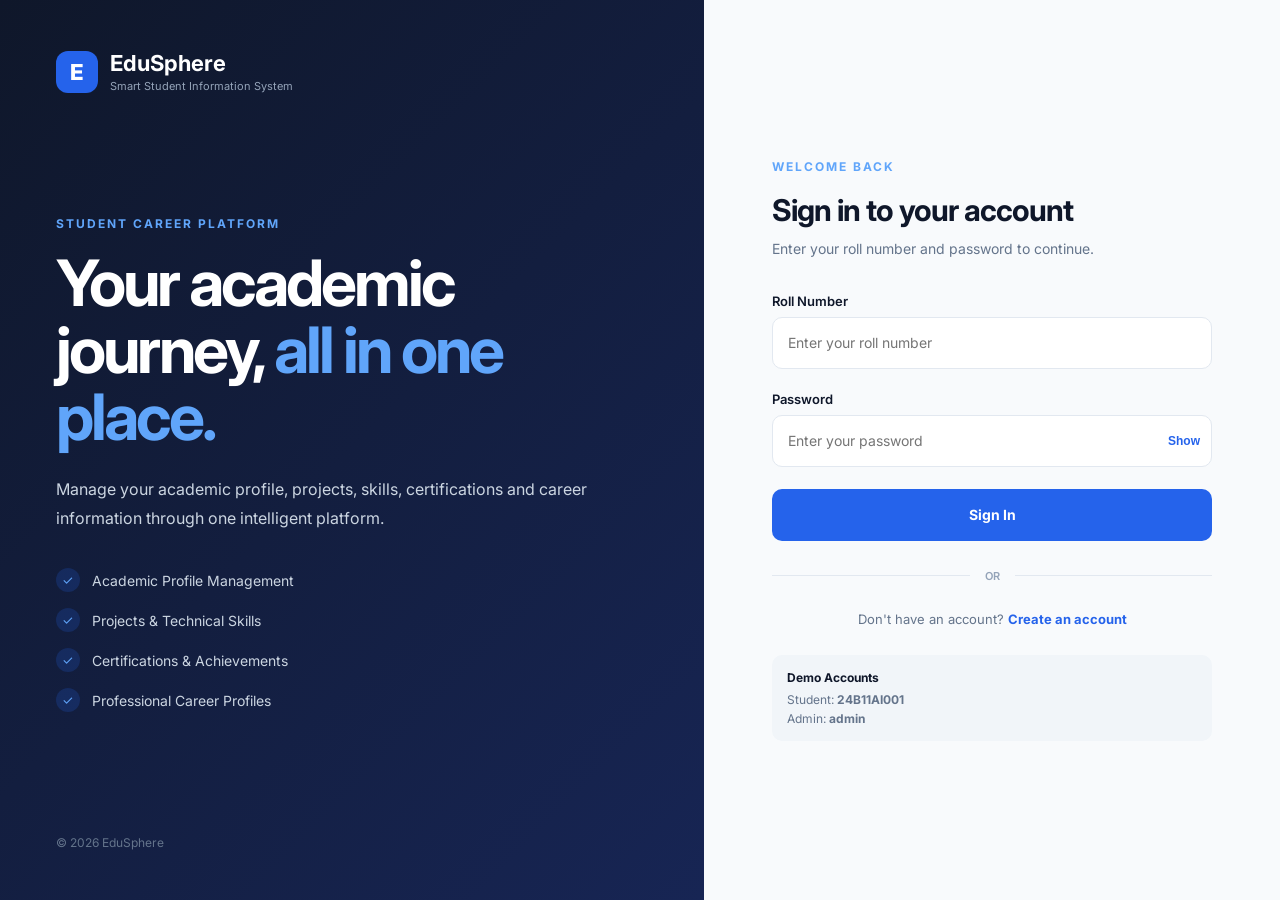
<file: src/main/resources/static/login.html>
<!DOCTYPE html>
<html lang="en">

<head>
    <meta charset="UTF-8">
    <meta name="viewport" content="width=device-width, initial-scale=1.0">

    <title>EduSphere | Login</title>

    <link rel="stylesheet" href="auth.css">

    <link rel="preconnect" href="https://fonts.googleapis.com">
    <link rel="preconnect" href="https://fonts.gstatic.com" crossorigin>

    <link
        href="https://fonts.googleapis.com/css2?family=Inter:wght@400;500;600;700;800&display=swap"
        rel="stylesheet">
</head>

<body>

<div class="auth-page">

    <div class="auth-left">

        <div class="brand">
            <div class="brand-icon">E</div>

            <div>
                <h2>EduSphere</h2>
                <span>Smart Student Information System</span>
            </div>
        </div>

        <div class="hero-content">

            <p class="eyebrow">
                STUDENT CAREER PLATFORM
            </p>

            <h1>
                Your academic journey,
                <span>all in one place.</span>
            </h1>

            <p>
                Manage your academic profile, projects, skills,
                certifications and career information through
                one intelligent platform.
            </p>

            <div class="feature-list">

                <div class="feature">
                    <span>✓</span>
                    <p>Academic Profile Management</p>
                </div>

                <div class="feature">
                    <span>✓</span>
                    <p>Projects & Technical Skills</p>
                </div>

                <div class="feature">
                    <span>✓</span>
                    <p>Certifications & Achievements</p>
                </div>

                <div class="feature">
                    <span>✓</span>
                    <p>Professional Career Profiles</p>
                </div>

            </div>

        </div>

        <div class="left-footer">
            © 2026 EduSphere
        </div>

    </div>


    <div class="auth-right">

        <div class="auth-card">

            <div class="mobile-brand">
                <div class="brand-icon">E</div>
                <h2>EduSphere</h2>
            </div>

            <div class="auth-heading">

                <p class="auth-label">
                    WELCOME BACK
                </p>

                <h1>Sign in to your account</h1>

                <p>
                    Enter your roll number and password
                    to continue.
                </p>

            </div>


            <form id="loginForm">

                <div class="form-group">

                    <label for="rollNumber">
                        Roll Number
                    </label>

                    <input
                        type="text"
                        id="rollNumber"
                        name="rollNumber"
                        placeholder="Enter your roll number"
                        required
                        autocomplete="username"
                    >

                </div>


                <div class="form-group">

                    <div class="label-row">

                        <label for="password">
                            Password
                        </label>

                    </div>

                    <div class="password-wrapper">

                        <input
                            type="password"
                            id="password"
                            name="password"
                            placeholder="Enter your password"
                            required
                            autocomplete="current-password"
                        >

                        <button
                            type="button"
                            id="togglePassword"
                            class="toggle-password">

                            Show

                        </button>

                    </div>

                </div>


                <div
                    id="errorMessage"
                    class="message error-message">
                </div>


                <button
                    type="submit"
                    id="loginButton"
                    class="auth-button">

                    <span id="buttonText">
                        Sign In
                    </span>

                    <span
                        id="buttonLoader"
                        class="loader">
                    </span>

                </button>

            </form>


            <div class="divider">
                <span>OR</span>
            </div>


            <p class="signup-text">

                Don't have an account?

                <a href="/signup.html">
                    Create an account
                </a>

            </p>


            <div class="demo-info">

                <strong>Demo Accounts</strong>

                <p>
                    Student: <b>24B11AI001</b>
                </p>

                <p>
                    Admin: <b>admin</b>
                </p>

            </div>

        </div>

    </div>

</div>


<script src="login.js"></script>

</body>
</html>
</file>
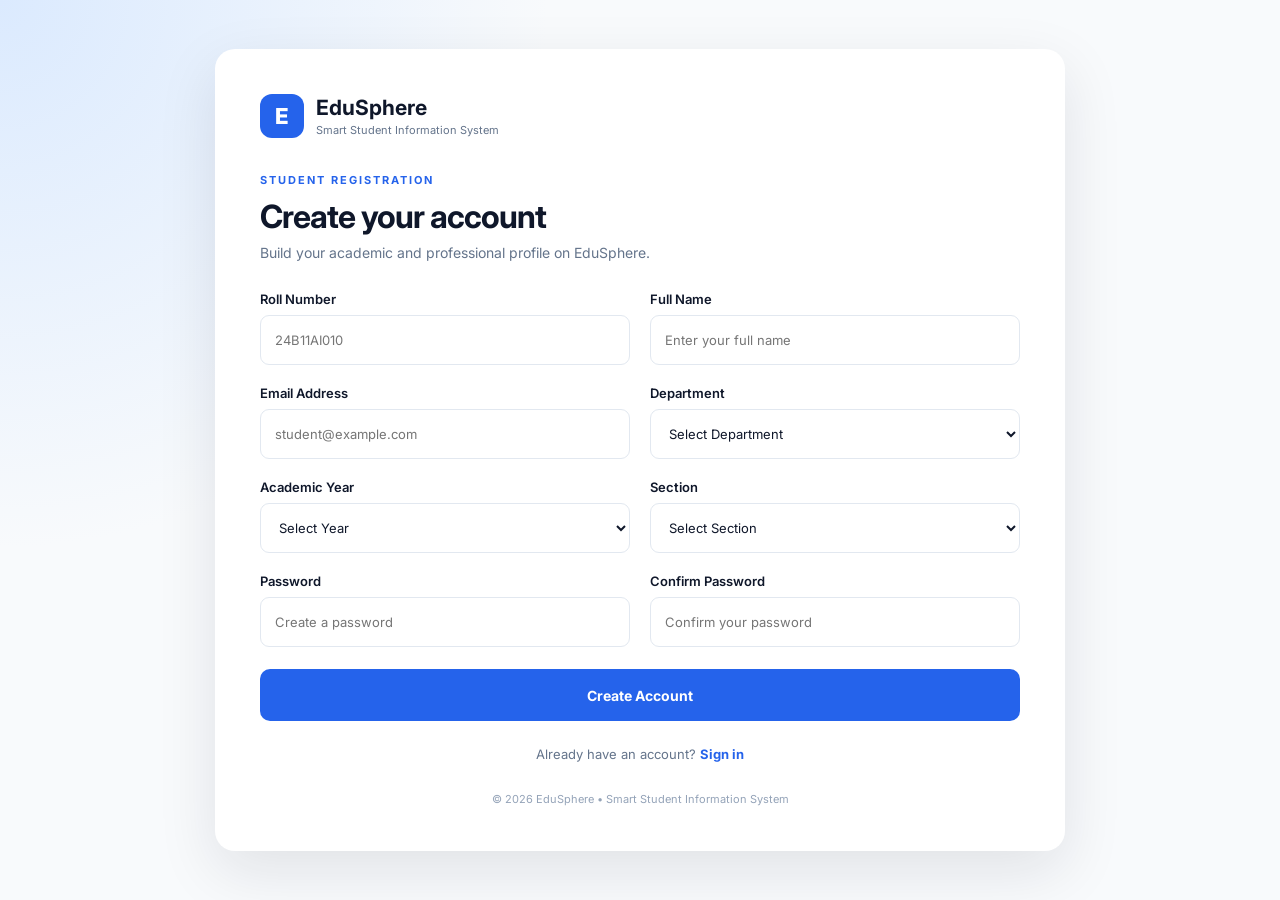
<file: src/main/resources/static/signup.html>
<!DOCTYPE html>
<html lang="en">

<head>
    <meta charset="UTF-8">
    <meta name="viewport" content="width=device-width, initial-scale=1.0">

    <title>EduSphere | Student Signup</title>

    <link rel="stylesheet" href="signup.css">

    <link rel="preconnect" href="https://fonts.googleapis.com">
    <link rel="preconnect" href="https://fonts.gstatic.com" crossorigin>

    <link
        href="https://fonts.googleapis.com/css2?family=Inter:wght@400;500;600;700;800&display=swap"
        rel="stylesheet">
</head>

<body>

<div class="signup-page">

    <div class="signup-container">

        <!-- BRAND -->

        <div class="signup-brand">

            <div class="brand-icon">
                E
            </div>

            <div>
                <h2>EduSphere</h2>
                <p>Smart Student Information System</p>
            </div>

        </div>


        <!-- HEADING -->

        <div class="signup-heading">

            <p class="eyebrow">
                STUDENT REGISTRATION
            </p>

            <h1>Create your account</h1>

            <p>
                Build your academic and professional profile
                on EduSphere.
            </p>

        </div>


        <!-- FORM -->

        <form id="signupForm">

            <div class="form-grid">

                <!-- ROLL NUMBER -->

                <div class="form-group">

                    <label for="rollNumber">
                        Roll Number
                    </label>

                    <input
                        type="text"
                        id="rollNumber"
                        placeholder="24B11AI010"
                        required
                    >

                </div>


                <!-- NAME -->

                <div class="form-group">

                    <label for="name">
                        Full Name
                    </label>

                    <input
                        type="text"
                        id="name"
                        placeholder="Enter your full name"
                        required
                    >

                </div>


                <!-- EMAIL -->

                <div class="form-group">

                    <label for="email">
                        Email Address
                    </label>

                    <input
                        type="email"
                        id="email"
                        placeholder="student@example.com"
                        required
                    >

                </div>


                <!-- DEPARTMENT -->

                <div class="form-group">

                    <label for="department">
                        Department
                    </label>

                    <select id="department" required>

                        <option value="">
                            Select Department
                        </option>

                        <option value="AIML">
                            Artificial Intelligence & Machine Learning
                        </option>

                        <option value="CSE">
                            Computer Science Engineering
                        </option>

                        <option value="ECE">
                            Electronics & Communication Engineering
                        </option>

                        <option value="EEE">
                            Electrical & Electronics Engineering
                        </option>

                        <option value="MECH">
                            Mechanical Engineering
                        </option>

                    </select>

                </div>


                <!-- YEAR -->

                <div class="form-group">

                    <label for="year">
                        Academic Year
                    </label>

                    <select id="year" required>

                        <option value="">
                            Select Year
                        </option>

                        <option value="1">
                            Year 1
                        </option>

                        <option value="2">
                            Year 2
                        </option>

                        <option value="3">
                            Year 3
                        </option>

                        <option value="4">
                            Year 4
                        </option>

                    </select>

                </div>


                <!-- SECTION -->

                <div class="form-group">

                    <label for="section">
                        Section
                    </label>

                    <select id="section" required>

                        <option value="">
                            Select Section
                        </option>

                        <option value="A">
                            Section A
                        </option>

                        <option value="B">
                            Section B
                        </option>

                        <option value="C">
                            Section C
                        </option>

                    </select>

                </div>


                <!-- PASSWORD -->

                <div class="form-group">

                    <label for="password">
                        Password
                    </label>

                    <input
                        type="password"
                        id="password"
                        placeholder="Create a password"
                        required
                    >

                </div>


                <!-- CONFIRM PASSWORD -->

                <div class="form-group">

                    <label for="confirmPassword">
                        Confirm Password
                    </label>

                    <input
                        type="password"
                        id="confirmPassword"
                        placeholder="Confirm your password"
                        required
                    >

                </div>

            </div>


            <!-- MESSAGE -->

            <div
                id="message"
                class="message">
            </div>


            <!-- BUTTON -->

            <button
                type="submit"
                id="signupButton">

                Create Account

            </button>

        </form>


        <!-- LOGIN -->

        <p class="login-text">

            Already have an account?

            <a href="/login.html">
                Sign in
            </a>

        </p>


        <!-- FOOTER -->

        <p class="footer-text">
            © 2026 EduSphere • Smart Student Information System
        </p>

    </div>

</div>


<script src="signup.js"></script>

</body>

</html>
</file>
<file: src/main/resources/static/auth.css>
* {
    margin: 0;
    padding: 0;
    box-sizing: border-box;
}

:root {
    --primary: #2563eb;
    --primary-dark: #1d4ed8;
    --dark: #0f172a;
    --text: #334155;
    --muted: #64748b;
    --border: #e2e8f0;
    --background: #f8fafc;
    --white: #ffffff;
    --danger: #dc2626;
}

body {
    font-family: "Inter", sans-serif;
    background: var(--background);
    color: var(--text);
}

.auth-page {
    min-height: 100vh;
    display: grid;
    grid-template-columns: 1.1fr 0.9fr;
}

/* LEFT SIDE */

.auth-left {
    background:
        linear-gradient(
            135deg,
            #0f172a,
            #172554
        );

    color: white;

    padding: 50px 8%;

    display: flex;
    flex-direction: column;
    justify-content: space-between;
}

.brand {
    display: flex;
    align-items: center;
    gap: 12px;
}

.brand-icon {
    width: 42px;
    height: 42px;

    border-radius: 12px;

    display: flex;
    align-items: center;
    justify-content: center;

    background: #2563eb;

    color: white;

    font-size: 22px;
    font-weight: 800;
}

.brand h2 {
    font-size: 22px;
}

.brand span {
    display: block;

    margin-top: 3px;

    font-size: 11px;

    color: #94a3b8;
}

.hero-content {
    max-width: 620px;
}

.eyebrow,
.auth-label {
    font-size: 12px;

    font-weight: 700;

    letter-spacing: 2px;

    color: #60a5fa;

    margin-bottom: 18px;
}

.hero-content h1 {
    font-size: clamp(42px, 5vw, 70px);

    line-height: 1.05;

    letter-spacing: -3px;

    margin-bottom: 25px;
}

.hero-content h1 span {
    color: #60a5fa;
}

.hero-content > p:not(.eyebrow) {
    max-width: 550px;

    color: #cbd5e1;

    line-height: 1.8;

    font-size: 16px;
}

.feature-list {
    margin-top: 35px;

    display: grid;

    gap: 16px;
}

.feature {
    display: flex;

    align-items: center;

    gap: 12px;
}

.feature span {
    width: 24px;
    height: 24px;

    border-radius: 50%;

    background: rgba(37, 99, 235, 0.2);

    color: #60a5fa;

    display: flex;

    align-items: center;
    justify-content: center;

    font-size: 13px;
}

.feature p {
    color: #cbd5e1;
    font-size: 14px;
}

.left-footer {
    color: #64748b;
    font-size: 12px;
}


/* RIGHT SIDE */

.auth-right {
    display: flex;

    align-items: center;

    justify-content: center;

    padding: 40px;
}

.auth-card {
    width: 100%;

    max-width: 440px;
}

.mobile-brand {
    display: none;
}

.auth-heading {
    margin-bottom: 32px;
}

.auth-heading h1 {
    color: var(--dark);

    font-size: 30px;

    letter-spacing: -1px;

    margin-bottom: 10px;
}

.auth-heading p:last-child {
    color: var(--muted);

    font-size: 14px;

    line-height: 1.6;
}


/* FORM */

.form-group {
    margin-bottom: 22px;
}

.form-group label {
    display: block;

    color: var(--dark);

    font-size: 13px;

    font-weight: 600;

    margin-bottom: 8px;
}

.form-group input {
    width: 100%;

    height: 52px;

    padding: 0 15px;

    border: 1px solid var(--border);

    border-radius: 10px;

    outline: none;

    font-family: inherit;

    font-size: 14px;

    color: var(--dark);

    background: white;

    transition: 0.2s;
}

.form-group input:focus {
    border-color: var(--primary);

    box-shadow:
        0 0 0 3px
        rgba(37, 99, 235, 0.1);
}

.password-wrapper {
    position: relative;
}

.password-wrapper input {
    padding-right: 70px;
}

.toggle-password {
    position: absolute;

    right: 12px;

    top: 50%;

    transform: translateY(-50%);

    border: none;

    background: transparent;

    color: var(--primary);

    cursor: pointer;

    font-size: 12px;

    font-weight: 600;
}


/* BUTTON */

.auth-button {
    width: 100%;

    height: 52px;

    border: none;

    border-radius: 10px;

    background: var(--primary);

    color: white;

    font-family: inherit;

    font-size: 14px;

    font-weight: 700;

    cursor: pointer;

    transition: 0.2s;
}

.auth-button:hover {
    background: var(--primary-dark);

    transform: translateY(-1px);
}

.auth-button:disabled {
    opacity: 0.7;

    cursor: not-allowed;
}


/* ERROR */

.message {
    display: none;

    padding: 12px;

    border-radius: 8px;

    margin-bottom: 15px;

    font-size: 13px;
}

.error-message {
    color: var(--danger);

    background: #fef2f2;

    border: 1px solid #fecaca;
}


/* DIVIDER */

.divider {
    display: flex;

    align-items: center;

    gap: 15px;

    margin: 28px 0;
}

.divider::before,
.divider::after {
    content: "";

    flex: 1;

    height: 1px;

    background: var(--border);
}

.divider span {
    color: #94a3b8;

    font-size: 11px;

    font-weight: 600;
}


/* SIGNUP */

.signup-text {
    text-align: center;

    color: var(--muted);

    font-size: 13px;
}

.signup-text a {
    color: var(--primary);

    font-weight: 700;

    text-decoration: none;
}

.signup-text a:hover {
    text-decoration: underline;
}


/* DEMO */

.demo-info {
    margin-top: 28px;

    padding: 15px;

    border-radius: 10px;

    background: #f1f5f9;

    font-size: 12px;

    color: var(--muted);
}

.demo-info strong {
    display: block;

    color: var(--dark);

    margin-bottom: 7px;
}

.demo-info p {
    margin-top: 4px;
}


/* LOADER */

.loader {
    display: none;

    width: 18px;
    height: 18px;

    border: 2px solid rgba(255,255,255,0.4);

    border-top-color: white;

    border-radius: 50%;

    animation: spin 0.7s linear infinite;
}

@keyframes spin {
    to {
        transform: rotate(360deg);
    }
}


/* RESPONSIVE */

@media (max-width: 900px) {

    .auth-page {
        grid-template-columns: 1fr;
    }

    .auth-left {
        display: none;
    }

    .auth-right {
        min-height: 100vh;

        padding: 25px;
    }

    .mobile-brand {
        display: flex;

        align-items: center;

        justify-content: center;

        gap: 10px;

        margin-bottom: 45px;
    }

    .mobile-brand h2 {
        color: var(--dark);
    }
}

@media (max-width: 500px) {

    .auth-right {
        padding: 20px;
    }

    .auth-heading h1 {
        font-size: 26px;
    }
}
</file>
<file: src/main/resources/static/signup.css>
* {
    margin: 0;
    padding: 0;
    box-sizing: border-box;
}

body {
    font-family: "Inter", sans-serif;
    background: #f8fafc;
    color: #0f172a;
}

.signup-page {
    min-height: 100vh;

    display: flex;
    justify-content: center;
    align-items: center;

    padding: 40px 20px;

    background:
        radial-gradient(
            circle at top left,
            #dbeafe,
            transparent 35%
        ),
        #f8fafc;
}

.signup-container {
    width: 100%;
    max-width: 850px;

    background: white;

    padding: 45px;

    border-radius: 20px;

    box-shadow:
        0 20px 60px
        rgba(15, 23, 42, 0.10);
}

.signup-brand {
    display: flex;
    align-items: center;

    gap: 12px;

    margin-bottom: 35px;
}

.brand-icon {
    width: 44px;
    height: 44px;

    border-radius: 12px;

    background: #2563eb;

    color: white;

    display: flex;
    align-items: center;
    justify-content: center;

    font-size: 22px;
    font-weight: 800;
}

.signup-brand h2 {
    font-size: 21px;
}

.signup-brand p {
    margin-top: 3px;

    color: #64748b;

    font-size: 11px;
}

.signup-heading {
    margin-bottom: 30px;
}

.eyebrow {
    color: #2563eb;

    font-size: 11px;

    font-weight: 700;

    letter-spacing: 2px;

    margin-bottom: 10px;
}

.signup-heading h1 {
    font-size: 32px;

    letter-spacing: -1px;

    margin-bottom: 8px;
}

.signup-heading p:last-child {
    color: #64748b;

    font-size: 14px;
}

.form-grid {
    display: grid;

    grid-template-columns: 1fr 1fr;

    gap: 20px;
}

.form-group {
    display: flex;

    flex-direction: column;
}

.form-group label {
    font-size: 13px;

    font-weight: 600;

    margin-bottom: 8px;
}

.form-group input,
.form-group select {
    width: 100%;

    height: 50px;

    border: 1px solid #e2e8f0;

    border-radius: 9px;

    padding: 0 14px;

    font-family: inherit;

    font-size: 13px;

    outline: none;

    background: white;

    color: #0f172a;
}

.form-group input:focus,
.form-group select:focus {
    border-color: #2563eb;

    box-shadow:
        0 0 0 3px
        rgba(37, 99, 235, 0.10);
}

.message {
    display: none;

    margin-top: 22px;

    padding: 13px;

    border-radius: 8px;

    font-size: 13px;
}

.message.success {
    display: block;

    color: #166534;

    background: #f0fdf4;

    border: 1px solid #bbf7d0;
}

.message.error {
    display: block;

    color: #b91c1c;

    background: #fef2f2;

    border: 1px solid #fecaca;
}

#signupButton {
    width: 100%;

    height: 52px;

    margin-top: 22px;

    border: none;

    border-radius: 10px;

    background: #2563eb;

    color: white;

    font-family: inherit;

    font-size: 14px;

    font-weight: 700;

    cursor: pointer;

    transition: 0.2s;
}

#signupButton:hover {
    background: #1d4ed8;

    transform: translateY(-1px);
}

#signupButton:disabled {
    opacity: 0.7;

    cursor: not-allowed;
}

.login-text {
    text-align: center;

    margin-top: 25px;

    color: #64748b;

    font-size: 13px;
}

.login-text a {
    color: #2563eb;

    font-weight: 700;

    text-decoration: none;
}

.login-text a:hover {
    text-decoration: underline;
}

.footer-text {
    text-align: center;

    margin-top: 30px;

    color: #94a3b8;

    font-size: 11px;
}

@media (max-width: 650px) {

    .signup-container {
        padding: 30px 22px;
    }

    .form-grid {
        grid-template-columns: 1fr;
    }

    .signup-heading h1 {
        font-size: 27px;
    }
}
</file>
